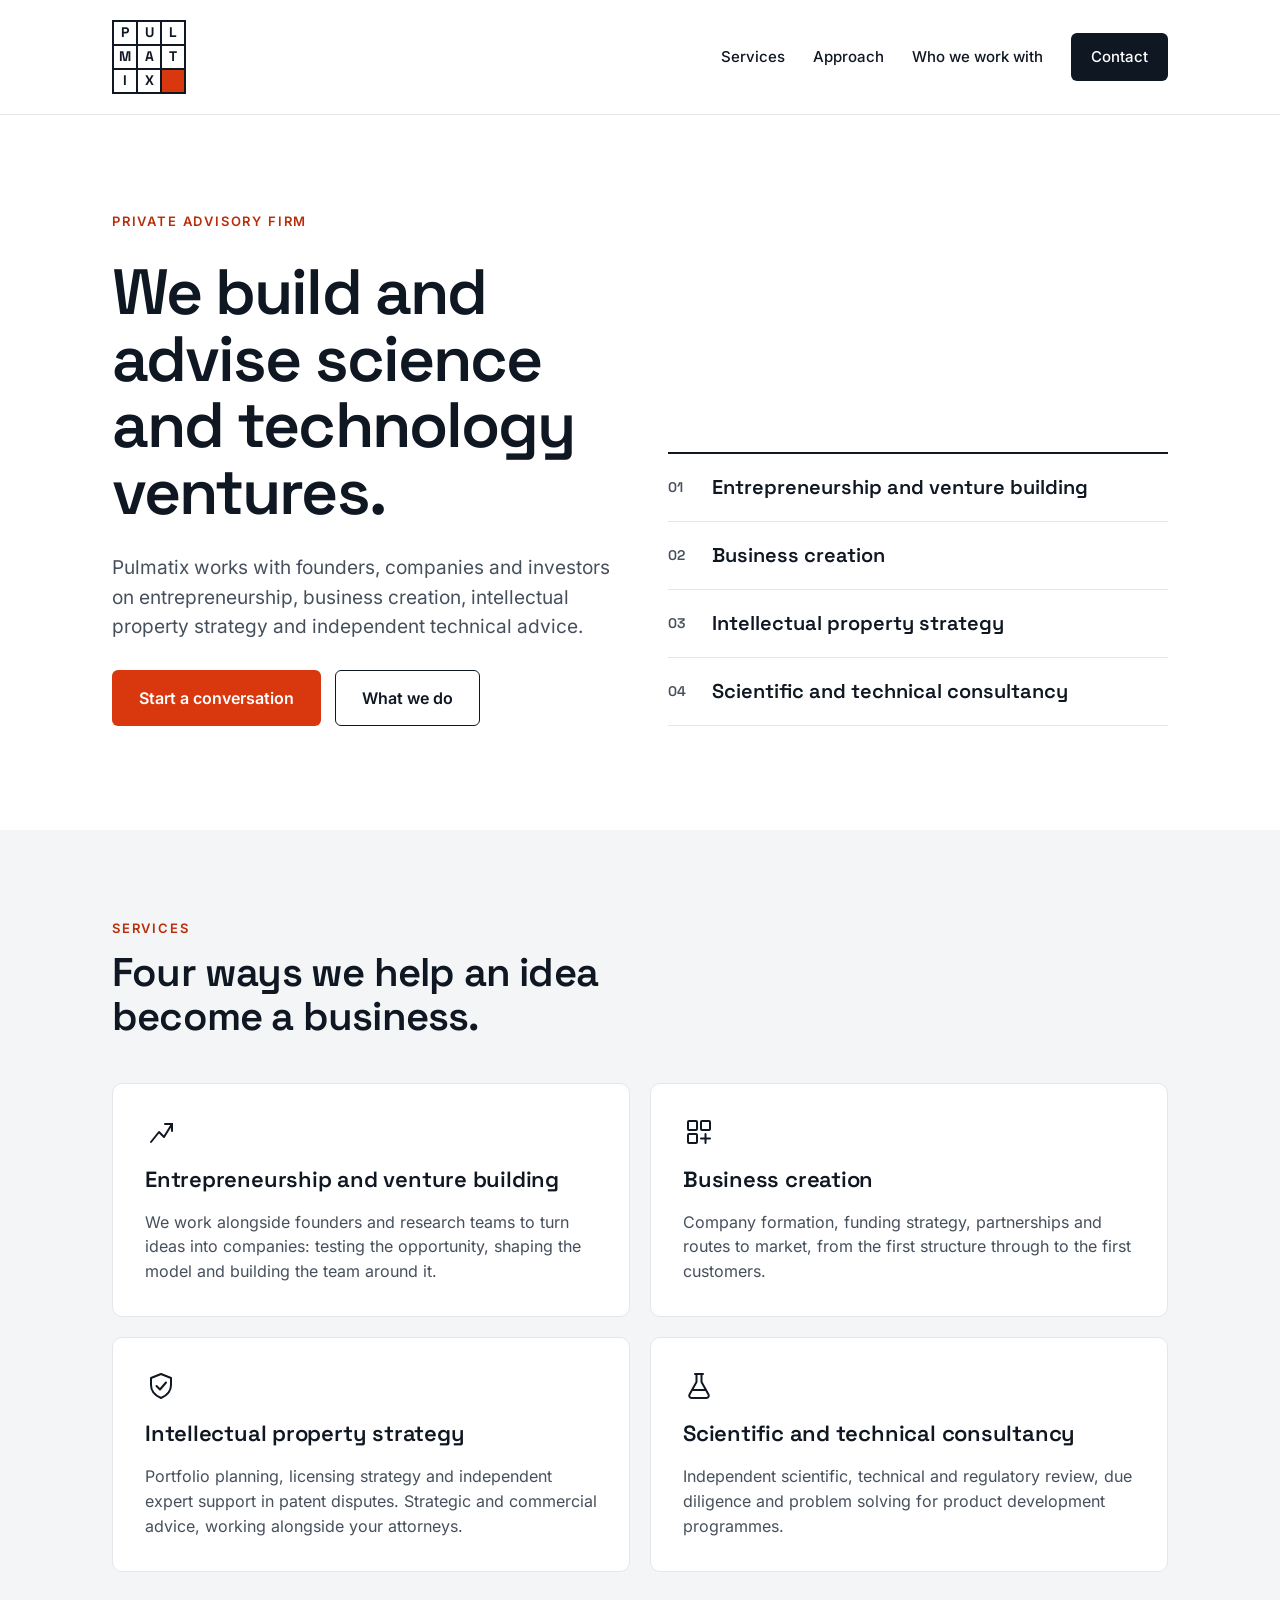
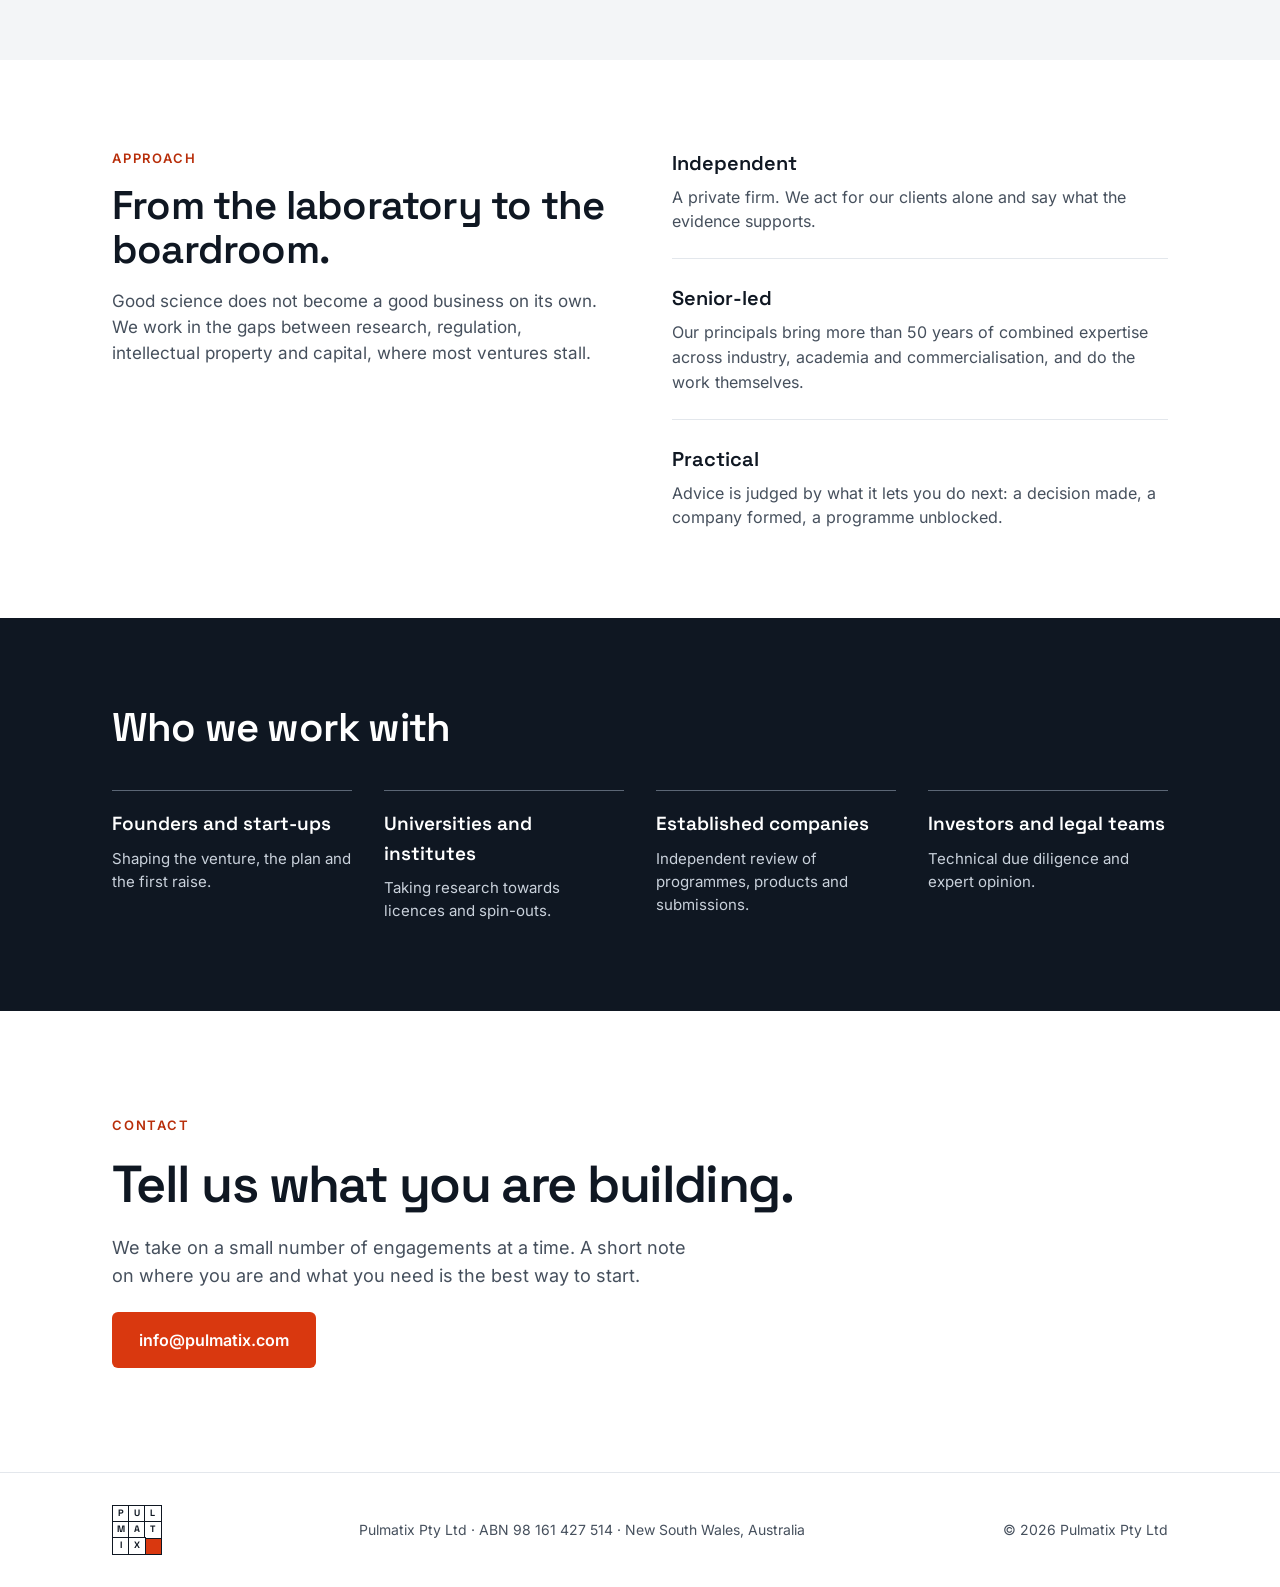
<file: index.html>
<!doctype html>
<html lang="en-AU">
<head>
<meta charset="utf-8">
<meta name="viewport" content="width=device-width, initial-scale=1">
<title>Pulmatix | Advisory for science and technology ventures</title>
<meta name="description" content="Pulmatix is a private advisory firm that builds and advises science and technology ventures: entrepreneurship, business creation, intellectual property strategy and independent technical advice.">
<meta property="og:title" content="Pulmatix">
<meta property="og:description" content="We build and advise science and technology ventures.">
<meta property="og:type" content="website">
<meta property="og:image" content="https://pulmatix.com/img/og.png">
<meta property="og:url" content="https://pulmatix.com/">
<link rel="canonical" href="https://pulmatix.com/">
<link rel="icon" href="favicon.ico?v=2" sizes="32x32">
<link rel="icon" href="favicon.svg?v=2" type="image/svg+xml">
<link rel="apple-touch-icon" href="apple-touch-icon.png?v=2">
<link rel="preload" href="fonts/space-grotesk-latin-600-normal.woff2" as="font" type="font/woff2" crossorigin>
<link rel="stylesheet" href="css/site.css">
</head>
<body>
<a class="skip" href="#main">Skip to content</a>
<header class="site-header">
<div class="wrap">
<a href="./" class="pmx play" aria-label="Pulmatix home"><span class="t8"></span><span class="t0">P</span><span class="t1">U</span><span class="t2">L</span><span class="t3">M</span><span class="t4">A</span><span class="t5">T</span><span class="t6">I</span><span class="t7">X</span></a>
<nav class="nav" aria-label="Main">
<a href="#services">Services</a>
<a href="#approach">Approach</a>
<a href="#clients">Who we work with</a>
<a class="nav-cta" href="#contact">Contact</a>
</nav>
</div>
</header>
<main id="main">
<section class="wrap hero">
<div class="hero-copy">
<p class="kicker">Private advisory firm</p>
<h1>We build and advise science and technology ventures.</h1>
<p class="lead">Pulmatix works with founders, companies and investors on entrepreneurship, business creation, intellectual property strategy and independent technical advice.</p>
<div class="actions">
<a class="btn btn-primary" href="#contact">Start a conversation</a>
<a class="btn btn-ghost" href="#services">What we do</a>
</div>
</div>
<ol class="index">
<li><span class="n">01</span><span>Entrepreneurship and venture building</span></li>
<li><span class="n">02</span><span>Business creation</span></li>
<li><span class="n">03</span><span>Intellectual property strategy</span></li>
<li><span class="n">04</span><span>Scientific and technical consultancy</span></li>
</ol>
</section>
<section id="services" class="band">
<div class="wrap section">
<div class="section-head">
<p class="kicker">Services</p>
<h2>Four ways we help an idea become a business.</h2>
</div>
<div class="cards">
<article class="card">
<svg aria-hidden="true" viewBox="0 0 32 32" fill="none" stroke="currentColor" stroke-width="2" stroke-linecap="round" stroke-linejoin="round"><path d="M6 26 L14 16 L19 21 L27 8"></path><path d="M20 8 H27 V15"></path></svg>
<h3>Entrepreneurship and venture building</h3>
<p>We work alongside founders and research teams to turn ideas into companies: testing the opportunity, shaping the model and building the team around it.</p>
</article>
<article class="card">
<svg aria-hidden="true" viewBox="0 0 32 32" fill="none" stroke="currentColor" stroke-width="2" stroke-linecap="round" stroke-linejoin="round"><rect x="5" y="5" width="9" height="9" rx="1"></rect><rect x="18" y="5" width="9" height="9" rx="1"></rect><rect x="5" y="18" width="9" height="9" rx="1"></rect><path d="M22.5 18 V27 M18 22.5 H27"></path></svg>
<h3>Business creation</h3>
<p>Company formation, funding strategy, partnerships and routes to market, from the first structure through to the first customers.</p>
</article>
<article class="card">
<svg aria-hidden="true" viewBox="0 0 32 32" fill="none" stroke="currentColor" stroke-width="2" stroke-linecap="round" stroke-linejoin="round"><path d="M16 4 L26 8 V15 C26 21 22 25.5 16 28 C10 25.5 6 21 6 15 V8 Z"></path><path d="M11.5 16 L15 19.5 L21 12.5"></path></svg>
<h3>Intellectual property strategy</h3>
<p>Portfolio planning, licensing strategy and independent expert support in patent disputes. Strategic and commercial advice, working alongside your attorneys.</p>
</article>
<article class="card">
<svg aria-hidden="true" viewBox="0 0 32 32" fill="none" stroke="currentColor" stroke-width="2" stroke-linecap="round" stroke-linejoin="round"><path d="M12 4 H20 M13.5 4 V12 L6.5 24.5 C5.7 26 6.7 28 8.5 28 H23.5 C25.3 28 26.3 26 25.5 24.5 L18.5 12 V4"></path><path d="M10 20 H22"></path></svg>
<h3>Scientific and technical consultancy</h3>
<p>Independent scientific, technical and regulatory review, due diligence and problem solving for product development programmes.</p>
</article>
</div>
</div>
</section>
<section id="approach" class="wrap section split">
<div class="split-copy">
<p class="kicker">Approach</p>
<h2>From the laboratory to the boardroom.</h2>
<p class="lead">Good science does not become a good business on its own. We work in the gaps between research, regulation, intellectual property and capital, where most ventures stall.</p>
</div>
<div class="points">
<div><h3>Independent</h3><p>A private firm. We act for our clients alone and say what the evidence supports.</p></div>
<div><h3>Senior-led</h3><p>Our principals bring more than 50 years of combined expertise across industry, academia and commercialisation, and do the work themselves.</p></div>
<div><h3>Practical</h3><p>Advice is judged by what it lets you do next: a decision made, a company formed, a programme unblocked.</p></div>
</div>
</section>
<section id="clients" class="dark">
<div class="wrap section">
<h2>Who we work with</h2>
<div class="who">
<div><h3>Founders and start-ups</h3><p>Shaping the venture, the plan and the first raise.</p></div>
<div><h3>Universities and institutes</h3><p>Taking research towards licences and spin-outs.</p></div>
<div><h3>Established companies</h3><p>Independent review of programmes, products and submissions.</p></div>
<div><h3>Investors and legal teams</h3><p>Technical due diligence and expert opinion.</p></div>
</div>
</div>
</section>
<section id="contact" class="wrap contact">
<p class="kicker">Contact</p>
<h2>Tell us what you are building.</h2>
<p class="lead">We take on a small number of engagements at a time. A short note on where you are and what you need is the best way to start.</p>
<a class="btn btn-primary" href="mailto:info@pulmatix.com">info@pulmatix.com</a>
</section>
</main>
<footer class="site-footer">
<div class="wrap">
<span class="pmx pmx-sm" role="img" aria-label="Pulmatix"><span class="t8"></span><span class="t0">P</span><span class="t1">U</span><span class="t2">L</span><span class="t3">M</span><span class="t4">A</span><span class="t5">T</span><span class="t6">I</span><span class="t7">X</span></span>
<span>Pulmatix Pty Ltd &middot; ABN 98 161 427 514 &middot; New South Wales, Australia</span>
<span>&copy; 2026 Pulmatix Pty Ltd</span>
</div>
</footer>
</body>
</html>
</file>
<file: css/site.css>
/* Pulmatix site styles */
@font-face{font-family:"Space Grotesk";font-weight:600;font-style:normal;font-display:swap;src:url("../fonts/space-grotesk-latin-600-normal.woff2") format("woff2")}
@font-face{font-family:"Space Grotesk";font-weight:700;font-style:normal;font-display:swap;src:url("../fonts/space-grotesk-latin-700-normal.woff2") format("woff2")}
@font-face{font-family:"Inter";font-weight:400;font-style:normal;font-display:swap;src:url("../fonts/inter-latin-400-normal.woff2") format("woff2")}
@font-face{font-family:"Inter";font-weight:500;font-style:normal;font-display:swap;src:url("../fonts/inter-latin-500-normal.woff2") format("woff2")}
@font-face{font-family:"Inter";font-weight:600;font-style:normal;font-display:swap;src:url("../fonts/inter-latin-600-normal.woff2") format("woff2")}
:root{--ink:#0F1722;--orange:#D9380F;--orange-dark:#B82E0A;--grey:#46505D;--line:#E3E7EC;--mist:#F3F5F7;--pale:#C9D1DB;--white:#FFFFFF}
*,*::before,*::after{box-sizing:border-box}
html{scroll-behavior:smooth;-webkit-text-size-adjust:100%}
body{margin:0;font-family:Inter,system-ui,-apple-system,"Segoe UI",sans-serif;color:var(--ink);background:var(--white);line-height:1.55;font-size:16px}
h1,h2,h3{font-family:"Space Grotesk",system-ui,sans-serif;font-weight:600;margin:0}
p{margin:0}
a{color:var(--orange-dark)}
a:focus-visible,.btn:focus-visible{outline:3px solid var(--orange);outline-offset:3px}
.skip{position:absolute;left:-9999px;top:0;background:var(--ink);color:#fff;padding:12px 16px;z-index:10}
.skip:focus{left:8px;top:8px}
.wrap{max-width:1120px;margin:0 auto;padding-left:32px;padding-right:32px}
.kicker{font-size:13px;font-weight:600;letter-spacing:.14em;text-transform:uppercase;color:var(--orange-dark)}
.muted{color:var(--grey)}
.btn{display:inline-block;text-decoration:none;font-weight:600;font-size:16px;padding:15px 26px;border-radius:6px;border:1px solid transparent}
.btn-primary{background:var(--orange);color:#fff}
.btn-primary:hover{background:var(--orange-dark)}
.btn-ghost{color:var(--ink);border-color:var(--ink)}
.btn-ghost:hover{background:var(--ink);color:#fff}
/* header */
.site-header{border-bottom:1px solid var(--line)}
.site-header .wrap{padding-top:20px;padding-bottom:20px;display:flex;flex-wrap:wrap;align-items:center;justify-content:space-between;gap:16px 32px}
.nav{display:flex;flex-wrap:wrap;align-items:center;gap:8px 28px;font-size:15px;font-weight:500}
.nav a{color:var(--ink);text-decoration:none;padding:12px 0}
.nav a:hover{color:var(--orange-dark)}
.nav a.nav-cta{color:#fff;background:var(--ink);padding:12px 20px;border-radius:6px}
.nav a.nav-cta:hover{background:var(--orange-dark);color:#fff}
/* hero */
.hero{padding-top:96px;padding-bottom:104px;display:grid;grid-template-columns:repeat(auto-fit,minmax(300px,1fr));gap:56px;align-items:end}
.hero-copy{display:flex;flex-direction:column;gap:28px}
.hero h1{font-size:clamp(38px,5.2vw,64px);line-height:1.04;letter-spacing:-.03em}
.hero .lead{font-size:19px;color:var(--grey);max-width:34em}
.actions{display:flex;flex-wrap:wrap;gap:14px}
.index{margin:0;padding:0;list-style:none;border-top:2px solid var(--ink);font-family:"Space Grotesk",sans-serif;font-size:20px;font-weight:600}
.index li{display:flex;gap:20px;padding:18px 0;border-bottom:1px solid var(--line)}
.index .n{color:var(--grey);font-size:14px;padding-top:5px;min-width:24px}
/* sections */
.band{background:var(--mist)}
.section{padding-top:88px;padding-bottom:88px}
.section-head{display:flex;flex-direction:column;gap:12px;max-width:40em;margin-bottom:44px}
h2{font-size:clamp(28px,3.4vw,40px);line-height:1.1;letter-spacing:-.02em}
.cards{display:grid;grid-template-columns:repeat(auto-fit,minmax(min(100%,440px),1fr));gap:20px}
.card{background:#fff;border:1px solid var(--line);border-radius:10px;padding:32px;display:flex;flex-direction:column;gap:14px}
.card h3{font-size:22px;letter-spacing:-.01em}
.card p{color:var(--grey)}
.card svg{width:32px;height:32px}
.split{display:grid;grid-template-columns:repeat(auto-fit,minmax(300px,1fr));gap:48px 64px}
.split-copy{display:flex;flex-direction:column;gap:16px}
.split-copy .lead{color:var(--grey);font-size:17px;max-width:30em}
.points > div{padding:24px 0;border-bottom:1px solid var(--line);display:flex;flex-direction:column;gap:6px}
.points > div:first-child{padding-top:0}
.points > div:last-child{border-bottom:0;padding-bottom:0}
.points h3{font-size:20px}
.points p{color:var(--grey)}
.dark{background:var(--ink);color:#fff}
.dark h2{margin-bottom:40px}
.who{display:grid;grid-template-columns:repeat(auto-fit,minmax(220px,1fr));gap:32px}
.who > div{border-top:1px solid #5B6675;padding-top:18px;display:flex;flex-direction:column;gap:8px}
.who h3{font-size:19px}
.who p{color:var(--pale);font-size:15px}
.contact{padding-top:104px;padding-bottom:104px;display:flex;flex-direction:column;align-items:flex-start;gap:22px}
.contact h2{font-size:clamp(32px,4.4vw,52px);line-height:1.06;letter-spacing:-.03em;max-width:16em}
.contact .lead{color:var(--grey);font-size:18px;max-width:32em}
.site-footer{border-top:1px solid var(--line)}
.site-footer .wrap{padding-top:32px;padding-bottom:32px;display:flex;flex-wrap:wrap;justify-content:space-between;align-items:center;gap:12px 32px;font-size:14px;color:var(--grey)}
/* logo: three-by-three letter grid */
.pmx{--p:24px;--b:2px;position:relative;display:block;width:calc(var(--p)*3 + var(--b));height:calc(var(--p)*3 + var(--b));background:var(--ink);flex:none}
.pmx span{position:absolute;width:calc(var(--p) + var(--b));height:calc(var(--p) + var(--b));border:var(--b) solid var(--ink);background:#fff;display:flex;align-items:center;justify-content:center;font-family:"Space Grotesk",sans-serif;font-weight:700;font-size:calc(var(--p)*.58);line-height:1;color:var(--ink)}
.pmx .t8{background:var(--orange)}
.pmx-sm{--p:16px;--b:1.5px}
.pmx-lg{--p:72px;--b:5px}
@keyframes pmx0{0.00%{transform:translate(calc(var(--p)*2),calc(var(--p)*0))}9.43%{transform:translate(calc(var(--p)*2),calc(var(--p)*0))}15.09%{transform:translate(calc(var(--p)*2),calc(var(--p)*0))}20.75%{transform:translate(calc(var(--p)*1),calc(var(--p)*0))}26.42%{transform:translate(calc(var(--p)*1),calc(var(--p)*0))}32.08%{transform:translate(calc(var(--p)*1),calc(var(--p)*0))}37.74%{transform:translate(calc(var(--p)*1),calc(var(--p)*0))}43.40%{transform:translate(calc(var(--p)*1),calc(var(--p)*0))}49.06%{transform:translate(calc(var(--p)*1),calc(var(--p)*1))}54.72%{transform:translate(calc(var(--p)*1),calc(var(--p)*1))}60.38%{transform:translate(calc(var(--p)*1),calc(var(--p)*1))}66.04%{transform:translate(calc(var(--p)*0),calc(var(--p)*1))}71.70%{transform:translate(calc(var(--p)*0),calc(var(--p)*1))}77.36%{transform:translate(calc(var(--p)*0),calc(var(--p)*1))}83.02%{transform:translate(calc(var(--p)*0),calc(var(--p)*0))}88.68%{transform:translate(calc(var(--p)*0),calc(var(--p)*0))}94.34%{transform:translate(calc(var(--p)*0),calc(var(--p)*0))}100.00%{transform:translate(calc(var(--p)*0),calc(var(--p)*0))}}
.pmx.play .t0{animation:pmx0 5.30s cubic-bezier(.65,0,.3,1) both}
.pmx .t0{left:calc(var(--p)*0);top:calc(var(--p)*0)}
@keyframes pmx1{0.00%{transform:translate(calc(var(--p)*-1),calc(var(--p)*1))}9.43%{transform:translate(calc(var(--p)*-1),calc(var(--p)*1))}15.09%{transform:translate(calc(var(--p)*-1),calc(var(--p)*1))}20.75%{transform:translate(calc(var(--p)*-1),calc(var(--p)*1))}26.42%{transform:translate(calc(var(--p)*-1),calc(var(--p)*1))}32.08%{transform:translate(calc(var(--p)*-1),calc(var(--p)*1))}37.74%{transform:translate(calc(var(--p)*-1),calc(var(--p)*1))}43.40%{transform:translate(calc(var(--p)*-1),calc(var(--p)*1))}49.06%{transform:translate(calc(var(--p)*-1),calc(var(--p)*1))}54.72%{transform:translate(calc(var(--p)*-1),calc(var(--p)*1))}60.38%{transform:translate(calc(var(--p)*-1),calc(var(--p)*0))}66.04%{transform:translate(calc(var(--p)*-1),calc(var(--p)*0))}71.70%{transform:translate(calc(var(--p)*-1),calc(var(--p)*0))}77.36%{transform:translate(calc(var(--p)*0),calc(var(--p)*0))}83.02%{transform:translate(calc(var(--p)*0),calc(var(--p)*0))}88.68%{transform:translate(calc(var(--p)*0),calc(var(--p)*0))}94.34%{transform:translate(calc(var(--p)*0),calc(var(--p)*0))}100.00%{transform:translate(calc(var(--p)*0),calc(var(--p)*0))}}
.pmx.play .t1{animation:pmx1 5.30s cubic-bezier(.65,0,.3,1) both}
.pmx .t1{left:calc(var(--p)*1);top:calc(var(--p)*0)}
@keyframes pmx2{0.00%{transform:translate(calc(var(--p)*0),calc(var(--p)*1))}9.43%{transform:translate(calc(var(--p)*0),calc(var(--p)*1))}15.09%{transform:translate(calc(var(--p)*0),calc(var(--p)*1))}20.75%{transform:translate(calc(var(--p)*0),calc(var(--p)*1))}26.42%{transform:translate(calc(var(--p)*0),calc(var(--p)*0))}32.08%{transform:translate(calc(var(--p)*0),calc(var(--p)*0))}37.74%{transform:translate(calc(var(--p)*0),calc(var(--p)*0))}43.40%{transform:translate(calc(var(--p)*0),calc(var(--p)*0))}49.06%{transform:translate(calc(var(--p)*0),calc(var(--p)*0))}54.72%{transform:translate(calc(var(--p)*0),calc(var(--p)*0))}60.38%{transform:translate(calc(var(--p)*0),calc(var(--p)*0))}66.04%{transform:translate(calc(var(--p)*0),calc(var(--p)*0))}71.70%{transform:translate(calc(var(--p)*0),calc(var(--p)*0))}77.36%{transform:translate(calc(var(--p)*0),calc(var(--p)*0))}83.02%{transform:translate(calc(var(--p)*0),calc(var(--p)*0))}88.68%{transform:translate(calc(var(--p)*0),calc(var(--p)*0))}94.34%{transform:translate(calc(var(--p)*0),calc(var(--p)*0))}100.00%{transform:translate(calc(var(--p)*0),calc(var(--p)*0))}}
.pmx.play .t2{animation:pmx2 5.30s cubic-bezier(.65,0,.3,1) both}
.pmx .t2{left:calc(var(--p)*2);top:calc(var(--p)*0)}
@keyframes pmx3{0.00%{transform:translate(calc(var(--p)*0),calc(var(--p)*-1))}9.43%{transform:translate(calc(var(--p)*0),calc(var(--p)*-1))}15.09%{transform:translate(calc(var(--p)*0),calc(var(--p)*-1))}20.75%{transform:translate(calc(var(--p)*0),calc(var(--p)*-1))}26.42%{transform:translate(calc(var(--p)*0),calc(var(--p)*-1))}32.08%{transform:translate(calc(var(--p)*0),calc(var(--p)*-1))}37.74%{transform:translate(calc(var(--p)*0),calc(var(--p)*-1))}43.40%{transform:translate(calc(var(--p)*0),calc(var(--p)*-1))}49.06%{transform:translate(calc(var(--p)*0),calc(var(--p)*-1))}54.72%{transform:translate(calc(var(--p)*1),calc(var(--p)*-1))}60.38%{transform:translate(calc(var(--p)*1),calc(var(--p)*-1))}66.04%{transform:translate(calc(var(--p)*1),calc(var(--p)*-1))}71.70%{transform:translate(calc(var(--p)*1),calc(var(--p)*0))}77.36%{transform:translate(calc(var(--p)*1),calc(var(--p)*0))}83.02%{transform:translate(calc(var(--p)*1),calc(var(--p)*0))}88.68%{transform:translate(calc(var(--p)*0),calc(var(--p)*0))}94.34%{transform:translate(calc(var(--p)*0),calc(var(--p)*0))}100.00%{transform:translate(calc(var(--p)*0),calc(var(--p)*0))}}
.pmx.play .t3{animation:pmx3 5.30s cubic-bezier(.65,0,.3,1) both}
.pmx .t3{left:calc(var(--p)*0);top:calc(var(--p)*1)}
@keyframes pmx4{0.00%{transform:translate(calc(var(--p)*0),calc(var(--p)*-1))}9.43%{transform:translate(calc(var(--p)*0),calc(var(--p)*-1))}15.09%{transform:translate(calc(var(--p)*0),calc(var(--p)*0))}20.75%{transform:translate(calc(var(--p)*0),calc(var(--p)*0))}26.42%{transform:translate(calc(var(--p)*0),calc(var(--p)*0))}32.08%{transform:translate(calc(var(--p)*0),calc(var(--p)*0))}37.74%{transform:translate(calc(var(--p)*0),calc(var(--p)*0))}43.40%{transform:translate(calc(var(--p)*0),calc(var(--p)*1))}49.06%{transform:translate(calc(var(--p)*0),calc(var(--p)*1))}54.72%{transform:translate(calc(var(--p)*0),calc(var(--p)*1))}60.38%{transform:translate(calc(var(--p)*0),calc(var(--p)*1))}66.04%{transform:translate(calc(var(--p)*0),calc(var(--p)*1))}71.70%{transform:translate(calc(var(--p)*0),calc(var(--p)*1))}77.36%{transform:translate(calc(var(--p)*0),calc(var(--p)*1))}83.02%{transform:translate(calc(var(--p)*0),calc(var(--p)*1))}88.68%{transform:translate(calc(var(--p)*0),calc(var(--p)*1))}94.34%{transform:translate(calc(var(--p)*0),calc(var(--p)*0))}100.00%{transform:translate(calc(var(--p)*0),calc(var(--p)*0))}}
.pmx.play .t4{animation:pmx4 5.30s cubic-bezier(.65,0,.3,1) both}
.pmx .t4{left:calc(var(--p)*1);top:calc(var(--p)*1)}
@keyframes pmx5{0.00%{transform:translate(calc(var(--p)*0),calc(var(--p)*1))}9.43%{transform:translate(calc(var(--p)*0),calc(var(--p)*1))}15.09%{transform:translate(calc(var(--p)*0),calc(var(--p)*1))}20.75%{transform:translate(calc(var(--p)*0),calc(var(--p)*1))}26.42%{transform:translate(calc(var(--p)*0),calc(var(--p)*1))}32.08%{transform:translate(calc(var(--p)*0),calc(var(--p)*0))}37.74%{transform:translate(calc(var(--p)*0),calc(var(--p)*0))}43.40%{transform:translate(calc(var(--p)*0),calc(var(--p)*0))}49.06%{transform:translate(calc(var(--p)*0),calc(var(--p)*0))}54.72%{transform:translate(calc(var(--p)*0),calc(var(--p)*0))}60.38%{transform:translate(calc(var(--p)*0),calc(var(--p)*0))}66.04%{transform:translate(calc(var(--p)*0),calc(var(--p)*0))}71.70%{transform:translate(calc(var(--p)*0),calc(var(--p)*0))}77.36%{transform:translate(calc(var(--p)*0),calc(var(--p)*0))}83.02%{transform:translate(calc(var(--p)*0),calc(var(--p)*0))}88.68%{transform:translate(calc(var(--p)*0),calc(var(--p)*0))}94.34%{transform:translate(calc(var(--p)*0),calc(var(--p)*0))}100.00%{transform:translate(calc(var(--p)*0),calc(var(--p)*0))}}
.pmx.play .t5{animation:pmx5 5.30s cubic-bezier(.65,0,.3,1) both}
.pmx .t5{left:calc(var(--p)*2);top:calc(var(--p)*1)}
@keyframes pmx6{0.00%{transform:translate(calc(var(--p)*0),calc(var(--p)*0))}9.43%{transform:translate(calc(var(--p)*0),calc(var(--p)*0))}15.09%{transform:translate(calc(var(--p)*0),calc(var(--p)*0))}20.75%{transform:translate(calc(var(--p)*0),calc(var(--p)*0))}26.42%{transform:translate(calc(var(--p)*0),calc(var(--p)*0))}32.08%{transform:translate(calc(var(--p)*0),calc(var(--p)*0))}37.74%{transform:translate(calc(var(--p)*0),calc(var(--p)*0))}43.40%{transform:translate(calc(var(--p)*0),calc(var(--p)*0))}49.06%{transform:translate(calc(var(--p)*0),calc(var(--p)*0))}54.72%{transform:translate(calc(var(--p)*0),calc(var(--p)*0))}60.38%{transform:translate(calc(var(--p)*0),calc(var(--p)*0))}66.04%{transform:translate(calc(var(--p)*0),calc(var(--p)*0))}71.70%{transform:translate(calc(var(--p)*0),calc(var(--p)*0))}77.36%{transform:translate(calc(var(--p)*0),calc(var(--p)*0))}83.02%{transform:translate(calc(var(--p)*0),calc(var(--p)*0))}88.68%{transform:translate(calc(var(--p)*0),calc(var(--p)*0))}94.34%{transform:translate(calc(var(--p)*0),calc(var(--p)*0))}100.00%{transform:translate(calc(var(--p)*0),calc(var(--p)*0))}}
.pmx.play .t6{animation:pmx6 5.30s cubic-bezier(.65,0,.3,1) both}
.pmx .t6{left:calc(var(--p)*0);top:calc(var(--p)*2)}
@keyframes pmx7{0.00%{transform:translate(calc(var(--p)*0),calc(var(--p)*0))}9.43%{transform:translate(calc(var(--p)*0),calc(var(--p)*0))}15.09%{transform:translate(calc(var(--p)*0),calc(var(--p)*0))}20.75%{transform:translate(calc(var(--p)*0),calc(var(--p)*0))}26.42%{transform:translate(calc(var(--p)*0),calc(var(--p)*0))}32.08%{transform:translate(calc(var(--p)*0),calc(var(--p)*0))}37.74%{transform:translate(calc(var(--p)*1),calc(var(--p)*0))}43.40%{transform:translate(calc(var(--p)*1),calc(var(--p)*0))}49.06%{transform:translate(calc(var(--p)*1),calc(var(--p)*0))}54.72%{transform:translate(calc(var(--p)*1),calc(var(--p)*0))}60.38%{transform:translate(calc(var(--p)*1),calc(var(--p)*0))}66.04%{transform:translate(calc(var(--p)*1),calc(var(--p)*0))}71.70%{transform:translate(calc(var(--p)*1),calc(var(--p)*0))}77.36%{transform:translate(calc(var(--p)*1),calc(var(--p)*0))}83.02%{transform:translate(calc(var(--p)*1),calc(var(--p)*0))}88.68%{transform:translate(calc(var(--p)*1),calc(var(--p)*0))}94.34%{transform:translate(calc(var(--p)*1),calc(var(--p)*0))}100.00%{transform:translate(calc(var(--p)*0),calc(var(--p)*0))}}
.pmx.play .t7{animation:pmx7 5.30s cubic-bezier(.65,0,.3,1) both}
.pmx .t7{left:calc(var(--p)*1);top:calc(var(--p)*2)}
@keyframes pmx8{0.00%{transform:translate(calc(var(--p)*-1),calc(var(--p)*-1))}9.43%{transform:translate(calc(var(--p)*-1),calc(var(--p)*-1))}15.09%{transform:translate(calc(var(--p)*-1),calc(var(--p)*-2))}20.75%{transform:translate(calc(var(--p)*0),calc(var(--p)*-2))}26.42%{transform:translate(calc(var(--p)*0),calc(var(--p)*-1))}32.08%{transform:translate(calc(var(--p)*0),calc(var(--p)*0))}37.74%{transform:translate(calc(var(--p)*-1),calc(var(--p)*0))}43.40%{transform:translate(calc(var(--p)*-1),calc(var(--p)*-1))}49.06%{transform:translate(calc(var(--p)*-1),calc(var(--p)*-2))}54.72%{transform:translate(calc(var(--p)*-2),calc(var(--p)*-2))}60.38%{transform:translate(calc(var(--p)*-2),calc(var(--p)*-1))}66.04%{transform:translate(calc(var(--p)*-1),calc(var(--p)*-1))}71.70%{transform:translate(calc(var(--p)*-1),calc(var(--p)*-2))}77.36%{transform:translate(calc(var(--p)*-2),calc(var(--p)*-2))}83.02%{transform:translate(calc(var(--p)*-2),calc(var(--p)*-1))}88.68%{transform:translate(calc(var(--p)*-1),calc(var(--p)*-1))}94.34%{transform:translate(calc(var(--p)*-1),calc(var(--p)*0))}100.00%{transform:translate(calc(var(--p)*0),calc(var(--p)*0))}}
.pmx.play .t8{animation:pmx8 5.30s cubic-bezier(.65,0,.3,1) both}
.pmx .t8{left:calc(var(--p)*2);top:calc(var(--p)*2)}
.pmx.scrambled .t0{left:calc(var(--p)*2);top:calc(var(--p)*0)}
.pmx.scrambled .t1{left:calc(var(--p)*0);top:calc(var(--p)*1)}
.pmx.scrambled .t2{left:calc(var(--p)*2);top:calc(var(--p)*1)}
.pmx.scrambled .t3{left:calc(var(--p)*0);top:calc(var(--p)*0)}
.pmx.scrambled .t4{left:calc(var(--p)*1);top:calc(var(--p)*0)}
.pmx.scrambled .t5{left:calc(var(--p)*2);top:calc(var(--p)*2)}
.pmx.scrambled .t6{left:calc(var(--p)*0);top:calc(var(--p)*2)}
.pmx.scrambled .t7{left:calc(var(--p)*1);top:calc(var(--p)*2)}
.pmx.scrambled .t8{left:calc(var(--p)*1);top:calc(var(--p)*1)}
@media (prefers-reduced-motion:reduce){.pmx.play span{animation:none}html{scroll-behavior:auto}}
/* 404 */
.notfound{min-height:70vh;display:flex;flex-direction:column;align-items:center;justify-content:center;gap:28px;text-align:center;padding:64px 24px}
.notfound h1{font-size:clamp(32px,5vw,52px);letter-spacing:-.03em;line-height:1.06}
@media (max-width:520px){.wrap{padding-left:20px;padding-right:20px}.hero{padding-top:56px;padding-bottom:64px}.section{padding-top:64px;padding-bottom:64px}.contact{padding-top:72px;padding-bottom:72px}.pmx-lg{--p:56px;--b:4px}}
</file>
